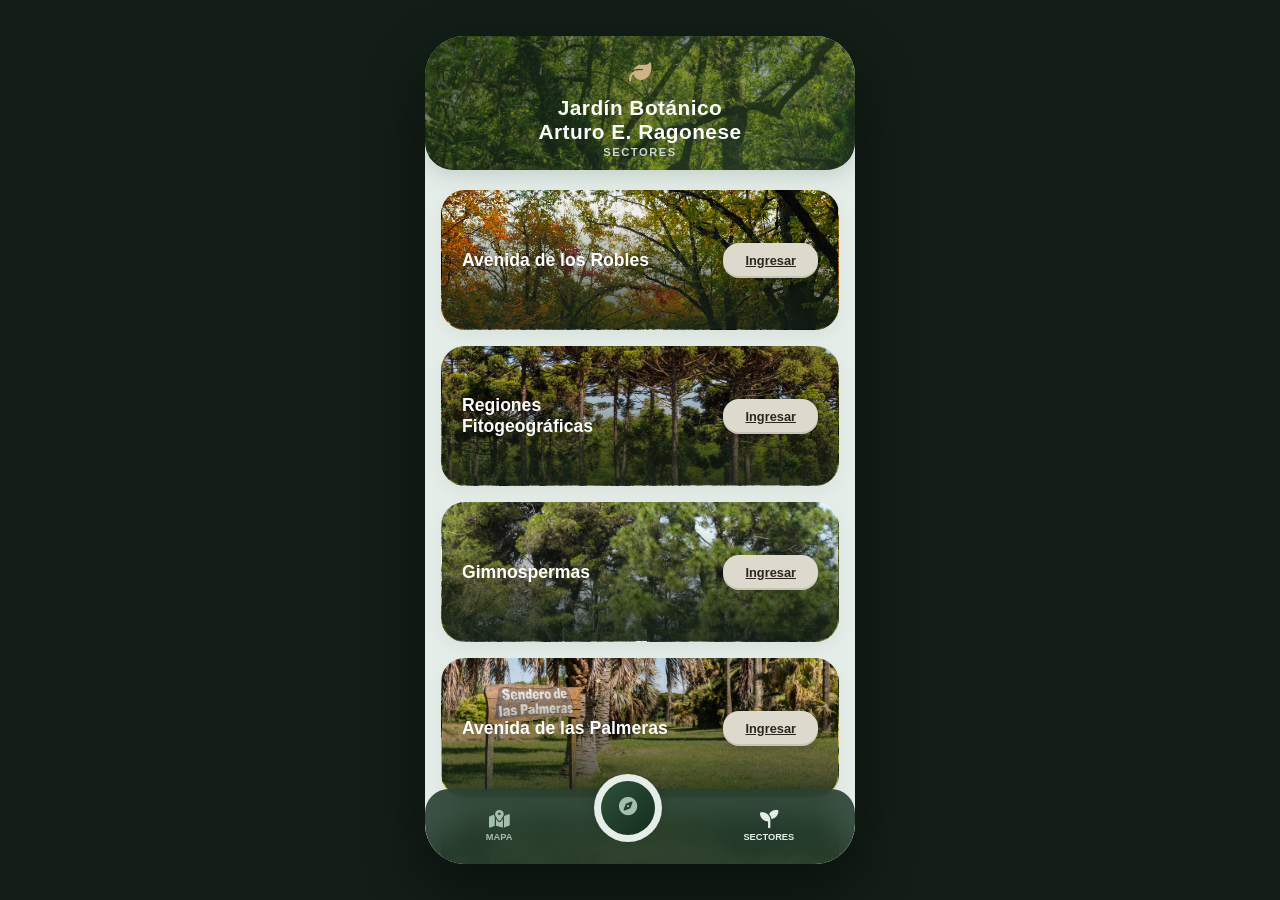
<file: index.html>
<!DOCTYPE html>
<html lang="es">
<head>
    <meta charset="UTF-8">
    <meta name="viewport" content="width=device-width, initial-scale=1.0, user-scalable=no, viewport-fit=cover">
    <title>Jardín Botánico - Sectores</title>
    <link rel="stylesheet" href="https://cdnjs.cloudflare.com/ajax/libs/font-awesome/6.4.0/css/all.min.css">
    <link rel="stylesheet" href="styles.css">
</head>

        <body>
            <div class="app-container">
            <div class="app-header">
            <div class="logo-icon"><i class="fa-solid fa-leaf"></i></div>
                <h1>Jardín Botánico</h1>
                <h1>Arturo E. Ragonese</h1>
                <h2>Sectores</h2>
            </div>

        <div class="sectors-scroll-area" id="scrollContainer">
            <div class="sectors-vertical-list">
                <div class="sector-card" style="background-image: url('sectores_generales/Robles.jpg');">
                    <div class="card-overlay">
                        <h3>Avenida de los Robles</h3>
                        <a href="robles.html" class="btn-ingresar">Ingresar</a>
                    </div>
                </div>

                <div class="sector-card" style="background-image: url('sectores_generales/fitogeograficas.jpg');">
                    <div class="card-overlay">
                        <h3>Regiones Fitogeográficas</h3>
                        <a href="fitogeograficas.html" class="btn-ingresar">Ingresar</a>
                    </div>
                </div>

                <div class="sector-card" style="background-image: url('sectores_generales/gimnospermas.JPG');">
                    <div class="card-overlay">
                        <h3>Gimnospermas</h3>
                        <a href="gimnospermas.html" class="btn-ingresar">Ingresar</a>
                    </div>
                </div>

                <div class="sector-card" style="background-image: url('sectores_generales/palmeras.jpg');">
                    <div class="card-overlay">
                        <h3>Avenida de las Palmeras</h3>
                        <a href="palmeras.html" class="btn-ingresar">Ingresar</a>
                    </div>
                </div>

                <div class="sector-card" style="background-image: url('sectores_generales/gramineas.JPG');">
                    <div class="card-overlay">
                        <h3>Jardín de Gramíneas</h3>
                        <a href="jardin.html" class="btn-ingresar">Ingresar</a>
                    </div>
                </div>

                <div class="sector-card" style="background-image: url('sectores_generales/Estanque.jpg');">
                    <div class="card-overlay">
                        <h3>Estanque</h3>
                        <a href="estanque.html" class="btn-ingresar">Ingresar</a>
                    </div>
                </div>

                <div class="sector-card" style="background-image: url('sectores_generales/cactus.jpg');">
                    <div class="card-overlay">
                        <h3>Cactus, Crasas y Orquídeas</h3>
                        <a href="cactario.html" class="btn-ingresar">Ingresar</a>
                    </div>
                </div>

                <div class="sector-card" style="background-image: url('sectores_generales/visitantes.jpg');">
                    <div class="card-overlay">
                        <h3>Alrededores Centro de Visitantes</h3>
                        <a href="visitantes.html" class="btn-ingresar">Ingresar</a>
                    </div>
                </div>

                <div class="sector-card" style="background-image: url('sectores_generales/mariposas.jpg');">
                    <div class="card-overlay">
                        <h3>Sendero de Plantas que Atraen Mariposas</h3>
                        <a href="mariposas.html" class="btn-ingresar">Ingresar</a>
                    </div>
                </div>

                <div class="sector-card" style="background-image: url('sectores_generales/bambues.jpeg');">
                    <div class="card-overlay">
                        <h3>Bambúes</h3>
                        <a href="bambues.html" class="btn-ingresar">Ingresar</a>
                    </div>
                </div>

                <div class="sector-card" style="background-image: url('sectores_generales/Rodofialas.jpg');">
                    <div class="card-overlay">
                        <h3>Rodofialas</h3>
                        <a href="rodofialas.html" class="btn-ingresar">Ingresar</a>
                    </div>
                </div>

            </div>
        </div>

        <nav class="bottom-nav">
            <div class="nav-blur-bg"></div>
            <div class="nav-content">
                <a href="mapa.html" class="nav-item">
                    <i class="fa-solid fa-map-location-dot"></i>
                    <span>MAPA</span>
                </a>
            
            <div class="center-compass">
            <div class="compass-inner">
                <a href="https://maps.app.goo.gl/RQd1mriN7XWTD4Qx9" class="nav-item">
                    <i class="fa-solid fa-compass"></i>
                </a>
            </div>
            </div>
                
                <a href="index.html" class="nav-item active">
                    <i class="fa-solid fa-seedling"></i>
                    <span>SECTORES</span>
                </a>
            </div>
        </nav>
    </div>

    <script>
        (function() {
            const savedScroll = sessionStorage.getItem('botanicoScrollPos');
            
            // Restauramos el scroll lo antes posible apenas el contenedor esté listo
            window.addEventListener('load', () => {
                const scrollContainer = document.getElementById('scrollContainer');
                if (scrollContainer && savedScroll) {
                    scrollContainer.style.scrollBehavior = 'auto'; // Desactiva animaciones para evitar saltos visuales
                    scrollContainer.scrollTop = parseInt(savedScroll, 10);
                }
            });

            // Guardamos la posición exacta al hacer click en cualquier botón "Ingresar"
            document.addEventListener('click', (e) => {
                if (e.target && e.target.classList.contains('btn-ingresar')) {
                    const scrollContainer = document.getElementById('scrollContainer');
                    if (scrollContainer) {
                        sessionStorage.setItem('botanicoScrollPos', scrollContainer.scrollTop);
                    }
                }
            });
        })();
    </script>
</body>
</html>
</file>
<file: styles.css>
/* 1. ESTILOS GENERALES Y RESETS */

* {
    box-sizing: border-box;
    margin: 0;
    padding: 0;
    font-family: -apple-system, BlinkMacSystemFont, 'Segoe UI', Roboto, Helvetica, Arial, sans-serif;
    -webkit-tap-highlight-color: transparent;
}

body {
    background-color: #121e16;
    display: flex;
    justify-content: center;
    align-items: center;
    min-height: 100vh;
}

/* 2. PANTALLA PRINCIPAL: SECTORES */

.phone-container {
    width: 100%;
    max-width: 430px;
    height: 92vh;
    max-height: 900px;
    background-color: #e5ede8;
    border-radius: 40px;
    overflow: hidden;
    position: relative;
    box-shadow: 0 25px 60px rgba(0, 0, 0, 0.45);
    display: flex;
    flex-direction: column;
    isolation: isolate;
}

.app-header {
    background-image: url('sectores_generales/general.jpg');
    background-size: cover;
    background-position: center;
    padding: 35px 16px 12px 16px;
    position: relative;
    text-align: center;
    color: #ffffff;
    border-bottom-left-radius: 28px;
    border-bottom-right-radius: 28px;
    box-shadow: 0 6px 20px rgba(21, 56, 38, 0.15);
    z-index: 10;
    overflow: hidden;
}

.app-header::before {
    content: '';
    position: absolute;
    inset: 0;
    background: linear-gradient(
        135deg,
        rgba(27, 50, 34, 0.55) 0%,
        rgba(48, 87, 59, 0.45) 100%
    );
    border-bottom-left-radius: 28px;
    border-bottom-right-radius: 28px;
    z-index: 1;
}

.logo-icon,
.app-header h1,
.app-header h2 {
    position: relative;
    z-index: 2;
}

.logo-icon {
    font-size: 1.4rem;
    color: #cdb387;
    margin-bottom: 6px;
}

.app-header h1 {
    font-size: 1.6rem;
    font-weight: 700;
    letter-spacing: 0.5px;
}

.app-header h2 {
    font-size: 0.85rem;
    font-weight: 600;
    color: #cbdad0;
    letter-spacing: 2px;
    text-transform: uppercase;
    margin-top: 4px;
}

.sectors-scroll-area {
    flex: 1;
    overflow-y: scroll;
    padding: 20px 16px 100px;
}

.sectors-scroll-area::-webkit-scrollbar {
    display: none;
}

.sectors-vertical-list {
    display: flex;
    flex-direction: column;
    gap: 16px;
}

/* Tarjetas de sectores */

.sector-card {
    position: relative;
    height: 140px;
    border-radius: 24px;
    overflow: hidden;
    background-size: cover;
    background-position: center;
    box-shadow: 0 6px 16px rgba(0, 0, 0, 0.05);
    border: 1px solid rgba(21, 56, 38, 0.04);
}

.card-overlay {
    position: absolute;
    inset: 0;
    background: linear-gradient(
        to top,
        rgba(18, 30, 22, 0.8) 0%,
        rgba(0, 0, 0, 0.05) 80%
    );
    padding: 16px 20px;
    display: flex;
    justify-content: space-between;
    align-items: center;
}

.card-overlay h3 {
    color: #ffffff;
    font-size: 1.1rem;
    font-weight: 600;
    max-width: 60%;
    text-align: left;
    text-shadow: 0 2px 4px rgba(0, 0, 0, 0.2);
}

.btn-ingresar {
    background-color: #ded9cd;
    color: #2a261f;
    border: none;
    padding: 10px 22px;
    border-radius: 16px;
    font-size: 0.8rem;
    font-weight: 700;
    cursor: pointer;
    box-shadow:
        inset 0 -2px 0 rgba(0, 0, 0, 0.1),
        0 4px 10px rgba(0, 0, 0, 0.15);
    transition: transform 0.1s;
    white-space: nowrap;
}

.btn-ingresar:active {
    transform: scale(0.95);
    background-color: #cbd5cc;
}

/* Navegación inferior */

.bottom-nav {
    position: absolute;
    bottom: 0;
    left: 0;
    right: 0;
    height: 75px;
    z-index: 90;
    display: flex;
    justify-content: center;
    align-items: center;
}

.bottom-nav .nav-blur-bg {
    position: absolute;
    inset: 0;
    background: rgba(35, 59, 44, 0.88);
    backdrop-filter: blur(12px);
    border-top-left-radius: 24px;
    border-top-right-radius: 24px;
}

.bottom-nav .nav-content {
    position: relative;
    z-index: 2;
    width: 100%;
    display: flex;
    justify-content: space-around;
    align-items: center;
    padding: 0 20px;
}

.bottom-nav .nav-item {
    display: flex;
    flex-direction: column;
    align-items: center;
    text-decoration: none;
    color: #a4bfae;
    font-size: 1.15rem;
}

.bottom-nav .nav-item span {
    font-size: 0.58rem;
    font-weight: 700;
    margin-top: 2px;
}

.bottom-nav .nav-item.active {
    color: #e5ede8;
}

/* ==========================================================================
   3. PANTALLA DETALLE: AVENIDA DE LOS ROBLES
   ========================================================================== */

.app-container {
    width: 100%;
    max-width: 430px;
    height: 92vh;
    max-height: 900px;
    background-color: #e5ede8;
    border-radius: 40px;
    overflow: hidden;
    position: relative;
    box-shadow: 0 25px 60px rgba(0, 0, 0, 0.45);
    display: flex;
    flex-direction: column;
}

/* Botón de regreso */

.floating-back-btn {
    position: absolute;
    top: 24px;
    left: 24px;
    width: 42px;
    height: 42px;
    background-color: rgba(255, 255, 255, 0.85);
    backdrop-filter: blur(8px);
    border-radius: 50%;
    display: flex;
    justify-content: center;
    align-items: center;
    color: #1e3a27;
    text-decoration: none;
    z-index: 99;
    box-shadow: 0 4px 12px rgba(0, 0, 0, 0.1);
    font-size: 1rem;
}

/* Encabezado */

.hero-banner {
    background-image: url('sectores_generales/general.jpg');
    background-size: cover;
    background-position: center;
    padding: 35px 24px 24px;
    position: relative;
    color: #ffffff;
    border-bottom-left-radius: 28px;
    border-bottom-right-radius: 28px;
}

.hero-banner::before {
    content: '';
    position: absolute;
    inset: 0;
    background: linear-gradient(
        135deg,
        rgba(27, 50, 34, 0.85) 0%,
        rgba(48, 87, 59, 0.7) 100%
    );
    z-index: 1;
}

.meta-tag {
    position: relative;
    z-index: 2;
    font-size: 0.65rem;
    font-weight: 800;
    letter-spacing: 1.5px;
    color: #cbdad0;
    background: rgba(255, 255, 255, 0.15);
    padding: 4px 10px;
    border-radius: 20px;
    display: inline-block;
    margin-bottom: 12px;
}

.main-title {
    position: relative;
    z-index: 2;
    font-size: 1.85rem;
    font-weight: 700;
}

.informacion-name {
    position: relative;
    z-index: 2;
    font-size: 1.0rem;
    color: #d8c29d;
    font-style: italic;
}

.acorn-badge {
    position: absolute;
    right: 24px;
    bottom: -20px;
    width: 50px;
    height: 50px;
    background-color: #cdb387;
    border: 3px solid #e5ede8;
    border-radius: 50%;
    z-index: 3;
    display: flex;
    justify-content: center;
    align-items: center;
    color: #23432d;
    font-size: 1.2rem;
    box-shadow: 0 4px 10px rgba(0, 0, 0, 0.15);
}

/* Contenido */

.app-body {
    flex: 1;
    overflow-y: scroll;
    padding: 32px 0 100px;
    display: flex;
    flex-direction: column;
    gap: 24px;
}

.app-body::-webkit-scrollbar {
    display: none;
}

.card-info {
    background-color: #ffffff;
    border-radius: 24px;
    padding: 20px;
    margin: 0 20px;
    box-shadow: 0 8px 24px rgba(0, 0, 0, 0.02);
}

.card-info h3 {
    font-size: 1.1rem;
    color: #1a3b25;
    margin-bottom: 12px;
}

/* Vista previa del panorama */

.panorama-container {
    position: relative;
    width: 100%;
    height: 180px;
    background-color: #f4f7f5;
    background-image: url('360prueba.jpg');
    background-size: cover;
    background-position: center;
    border-radius: 16px;
    overflow: hidden;
    cursor: pointer;
}

.panorama-container::before {
    content: "";
    position: absolute;
    inset: 0;
    background: linear-gradient(
        180deg,
        rgba(15, 35, 23, 0.05),
        rgba(15, 35, 23, 0.55)
    );
}

.panorama-placeholder {
    width: 100%;
    height: 100%;
    display: flex;
    flex-direction: column;
    justify-content: center;
    align-items: center;
    gap: 8px;
    color: #7a9382;
    font-size: 0.85rem;
    text-align: center;
    padding: 10px;
}

.panorama-placeholder i {
    font-size: 1.8rem;
    color: #cdb387;
}

.panorama-container .panorama-placeholder {
    position: absolute;
    inset: 0;
    z-index: 1;
    min-height: 0;
    background: transparent;
    color: white;
    display: flex;
    flex-direction: column;
    justify-content: center;
    align-items: center;
    gap: 10px;
}

.panorama-container .panorama-placeholder i {
    color: white !important;
    font-size: 2rem;
}

.panorama-container .panorama-placeholder p {
    color: white !important;
    font-size: 0.85rem;
    font-weight: 600;
    text-shadow: 0 2px 5px #000;
}

/* Carrusel */

.carousel-section h3 {
    font-size: 1.1rem;
    color: #1a3b25;
    margin-left: 20px;
    margin-bottom: 0;
    margin-top: 0;
}

.carousel-section h3 span {
    font-size: 0.75rem;
    color: #7a9382;
    font-weight: 400;
}

.species-carousel {
    display: flex;
    gap: 16px;
    overflow-x: auto;
    padding: 4px 20px 16px;
    scroll-snap-type: x mandatory;
    margin: 20px;
    margin-bottom: 5px;
    margin-top: 5px;
}

.species-carousel::-webkit-scrollbar {
    display: none;
}

.species-card {
    min-width: 195px;
    max-width: 195px;
    background-color: #ffffff;
    border-radius: 20px;
    overflow: hidden;
    box-shadow: 0 8px 20px rgba(0, 0, 0, 0.05);
    border: 1px solid rgba(21, 56, 38, 0.04);
    scroll-snap-align: start;
    display: flex;
    flex-direction: column;
}

.card-img {
    width: 100%;
    height: 145px;
    background-size: cover;
    background-position: center;
    overflow: hidden;
    transition: opacity 0.3s ease-in-out;
    opacity: 1;
}

.card-img.blink {
    opacity: 0;
}

.card-detail {
    padding: 13px 11px;
    display: flex;
    flex-direction: column;
    align-items: center;
    text-align: center;
    gap: 5px;
}

.card-detail h4 {
    font-size: 0.95rem;
    line-height: 1.2;
    color: #1a3b25;
    font-weight: 700;
}

.card-detail .sci-name {
    font-size: 0.78rem;
    font-style: italic;
    color: #7a9382;
    line-height: 1.25;
}

.btn-ficha {
    margin-top: 7px;
    font-size: 0.72rem;
    color: #ffffff;
    background-color: #3b5f47;
    text-decoration: none;
    padding: 5px 13px;
    border-radius: 12px;
    font-weight: 600;
}

/* Métricas */

.metrics-grid {
    display: grid;
    grid-template-columns: repeat(3, 1fr);
    gap: 12px;
    margin: 20px;
    margin-top: 0;
    margin-bottom: 0;
}

.metric-box {
    background: #ded9cd;
    border-radius: 18px;
    padding: 16px 6px;
    display: flex;
    flex-direction: column;
    align-items: center;
    box-shadow:
        inset 0 -3px 0 rgba(0, 0, 0, 0.1),
        0 4px 10px rgba(0, 0, 0, 0.04);
    margin: 0;
}

.metric-label {
    font-size: 0.68rem;
    font-weight: 800;
    color: #5d5649;
    margin-bottom: 6px;
}

.metric-icon-wrapper {
    font-size: 1.5rem;
    color: #433d32;
    margin-bottom: 4px;
}

.metric-value {
    font-size: 0.95rem;
    font-weight: 700;
    color: #2a261f;
}

.status-low {
    color: #2d5a27;
}

/* Navegación inferior */

.app-bottom-nav {
    position: absolute;
    bottom: 0;
    left: 0;
    right: 0;
    height: 75px;
    z-index: 90;
    display: flex;
    justify-content: center;
    align-items: center;
}

.app-bottom-nav .nav-blur-bg {
    position: absolute;
    inset: 0;
    background: rgba(35, 59, 44, 0.85);
    backdrop-filter: blur(12px);
    border-top-left-radius: 24px;
    border-top-right-radius: 24px;
}

.app-bottom-nav .nav-content {
    position: relative;
    z-index: 2;
    width: 100%;
    display: flex;
    justify-content: space-around;
    align-items: center;
    padding: 0 20px;
}

.nav-link {
    display: flex;
    flex-direction: column;
    align-items: center;
    text-decoration: none;
    color: #a4bfae;
    font-size: 1.15rem;
}

.nav-link span {
    font-size: 0.58rem;
    font-weight: 700;
    margin-top: 2px;
}

.nav-link.active {
    color: #e5ede8;
}

/* ==========================================================================
   4. ELEMENTOS COMPARTIDOS
   ========================================================================== */

.center-compass {
    width: 68px;
    height: 68px;
    background: #e5ede8;
    border-radius: 50%;
    margin-top: -38px;
    display: flex;
    justify-content: center;
    align-items: center;
    box-shadow: 0 -5px 15px rgba(0, 0, 0, 0.15);
}

.compass-inner {
    width: 54px;
    height: 54px;
    background: linear-gradient(135deg, #2d5138 0%, #152c1e 100%);
    border-radius: 50%;
    display: flex;
    justify-content: center;
    align-items: center;
    color: #cdb387;
    font-size: 1.3rem;
}

/* Icono animado del encabezado */

.logo-icon {
    width: 60px !important;
    height: 60px !important;
    margin-left: auto !important;
    margin-right: auto !important;
    display: flex !important;
    justify-content: center !important;
    align-items: center !important;
    overflow: hidden !important;
    position: relative !important;
    background: transparent !important;
}

.logo-icon > #sakuraCanvas {
    position: absolute !important;
    left: 50% !important;
    top: 50% !important;
    transform: translate(-50%, -50%) !important;
    width: 60px !important;
    height: 60px !important;
    max-width: 60px !important;
    max-height: 60px !important;
    margin: 0 !important;
    padding: 0 !important;
    background: transparent !important;
    border: none !important;
    outline: none !important;
    box-shadow: none !important;
    pointer-events: none !important;
    display: block !important;
}

/* ==========================================================================
   5. VISOR 360° - PANNELLUM
   ========================================================================== */

#visor360 {
    display: none;
    position: fixed;
    inset: 0;
    z-index: 99999;
    background: rgba(9, 20, 13, 0.96);
    justify-content: center;
    align-items: center;
    padding: 16px;
    padding-top: max(16px, env(safe-area-inset-top));
    padding-bottom: max(16px, env(safe-area-inset-bottom));
}

#visor360.abierto {
    display: flex;
}

#visor360 .visor-panel {
    width: 100%;
    max-width: 650px;
    display: flex;
    flex-direction: column;
    gap: 14px;
}

#visor360 .visor-titulo {
    color: #e5ede8;
    font-size: 1rem;
    font-weight: 700;
    text-align: center;
    padding: 8px 45px;
}

#visor360 .visor-titulo i {
    color: #cdb387;
    margin-right: 7px;
}

/* Panorama */

#visor360 .panorama-visor-wrap {
    position: relative;
    width: 100%;
    overflow: hidden;
    border-radius: 12px;
}

#visor360 #panorama {
    position: relative;
    width: 100%;
    height: min(62vh, 560px);
    min-height: 260px;
    max-height: 600px;
    border-radius: 18px;
    overflow: hidden;
    background: #19291e;
    box-shadow: 0 12px 35px rgba(0, 0, 0, 0.35);
    touch-action: pan-y;
}

#visor360 #panorama .pnlm-panorama-info,
#visor360 #panorama .pnlm-scene-name {
    display: none !important;
}

#visor360 .panorama-visor-wrap .pnlm-container {
    z-index: 1;
}

/* Cerrar visor */

#visor360 #cerrar {
    position: absolute;
    top: max(16px, env(safe-area-inset-top));
    right: 16px;
    width: 42px;
    height: 42px;
    border: 1px solid rgba(255, 255, 255, 0.2);
    border-radius: 50%;
    background: rgba(255, 255, 255, 0.12);
    backdrop-filter: blur(4px);
    color: white;
    font-size: 1.2rem;
    display: flex;
    justify-content: center;
    align-items: center;
    cursor: pointer;
    z-index: 100001;
}

/* Flechas de recorrido */

#visor360 .flecha-recorrido {
    position: absolute;
    top: 50%;
    transform: translateY(-50%);
    z-index: 10;
    width: 38px;
    height: 38px;
    display: flex;
    justify-content: center;
    align-items: center;
    border: 1px solid rgba(255, 255, 255, 0.25);
    border-radius: 50%;
    background: rgba(9, 20, 13, 0.65);
    color: #ffffff;
    font-size: 1rem;
    cursor: pointer;
    -webkit-appearance: none;
    appearance: none;
}

#visor360 .flecha-recorrido.izquierda {
    left: 10px;
}

#visor360 .flecha-recorrido.derecha {
    right: 10px;
}

#visor360 .flecha-recorrido:active {
    transform: translateY(-50%) scale(0.94);
}

/* Indicador de panorama */

#visor360 #indicadorPanorama {
    position: absolute;
    bottom: 10px;
    left: 50%;
    transform: translateX(-50%);
    z-index: 10;
    padding: 5px 12px;
    border-radius: 20px;
    background: rgba(9, 20, 13, 0.75);
    color: #ffffff;
    font-size: 0.75rem;
    font-weight: 700;
    line-height: 1.2;
    pointer-events: none;
}

/* ==========================================================================
   6. CONTROLES 360° - ESTILO UNIFICADO
   ========================================================================== */

#visor360 .visor-controles {
    display: flex;
    flex-flow: row nowrap;
    justify-content: center;
    align-items: center;
    gap: 6px;
    width: 100%;
    flex-shrink: 0;
}

/*
   Los cinco botones comparten el mismo estilo.
   Los selectores coinciden con el HTML real:
   .modo-btn y .control-btn son hermanos directos.
*/

#visor360 .visor-controles > .modo-btn,
#visor360 .visor-controles > .control-btn {
    height: 42px;
    min-height: 42px;
    min-width: 0;
    margin: 0;
    display: inline-flex;
    flex: 0 1 auto;
    justify-content: center;
    align-items: center;
    gap: 5px;
    padding: 8px 10px;
    border: 1px solid rgba(229, 237, 232, 0.2);
    border-radius: 12px;
    background: #263f2f;
    color: #e5ede8;
    font-family: inherit;
    font-size: 0.78rem;
    font-weight: 600;
    line-height: 1;
    white-space: nowrap;
    box-shadow: none;
    cursor: pointer;
    -webkit-appearance: none;
    appearance: none;
    transition: background 0.2s, color 0.2s, transform 0.15s;
}

/* Botones que contienen únicamente un icono */

#visor360 .visor-controles > .control-btn {
    width: 42px;
    min-width: 42px;
    max-width: 42px;
    height: 42px;
    min-height: 42px;
    flex: 0 0 42px;
    padding: 0;
    font-size: 0.95rem;
}

/* Centrado de los iconos */

#visor360 .visor-controles > .control-btn i {
    display: block;
    margin: 0;
    padding: 0;
    line-height: 1;
    text-align: center;
}

/* Modo seleccionado */

#visor360 .visor-controles > .modo-btn.activo {
    background: #cdb387;
    border-color: #cdb387;
    color: #263326;
}

/* Hover de todos los controles */

#visor360 .visor-controles > .modo-btn:hover,
#visor360 .visor-controles > .control-btn:hover {
    background-color: #314d39;
}

#visor360 .visor-controles > .modo-btn.activo:hover {
    background-color: #cdb387;
}

/* Efecto al presionar */

#visor360 .visor-controles > .modo-btn:active,
#visor360 .visor-controles > .control-btn:active {
    transform: scale(0.96);
}

/* Foco accesible con teclado */

#visor360 .visor-controles > .modo-btn:focus-visible,
#visor360 .visor-controles > .control-btn:focus-visible {
    outline: 2px solid #cdb387;
    outline-offset: 2px;
}

/* Estado del visor */

#visor360 #estado360 {
    width: 100%;
    max-width: 650px;
    min-height: 20px;
    margin-top: 0;
    padding: 0 8px;
    color: #cbdad0;
    font-size: 0.78rem;
    line-height: 1.5;
    text-align: center;
}

/* ==========================================================================
   7. ADAPTACIÓN A CELULARES PEQUEÑOS
   ========================================================================== */

@media (max-width: 380px) {
    #visor360 {
        padding-left: 10px;
        padding-right: 10px;
    }

    #visor360 #panorama {
        height: 55vh;
        min-height: 230px;
    }

    #visor360 .visor-controles {
        gap: 4px;
    }

    #visor360 .visor-controles > .modo-btn {
        padding: 7px 5px;
        gap: 4px;
        font-size: 0.68rem;
    }

    #visor360 .visor-controles > .control-btn {
        width: 36px;
        min-width: 36px;
        max-width: 36px;
        flex-basis: 36px;
    }
}

@media (max-width: 350px) {
    #visor360 .visor-controles {
        gap: 3px;
    }

    #visor360 .visor-controles > .modo-btn {
        padding: 6px 3px;
        gap: 3px;
        font-size: 0.62rem;
    }

    #visor360 .visor-controles > .control-btn {
        width: 33px;
        min-width: 33px;
        max-width: 33px;
        flex-basis: 33px;
    }
}

/* ==========================================================================
   8. VISOR 360° - PANTALLA COMPLETA
   ========================================================================== */

/* Pantalla completa nativa */

#visor360:fullscreen,
#visor360:-webkit-full-screen {
    position: fixed;
    inset: 0;
    width: 100%;
    height: 100%;
    max-width: none;
    max-height: none;
    padding:
        max(12px, env(safe-area-inset-top))
        12px
        max(12px, env(safe-area-inset-bottom));
    border-radius: 0;
    background: #09140d;
    overflow: auto;
}

#visor360:fullscreen .visor-panel,
#visor360:-webkit-full-screen .visor-panel {
    width: 100%;
    max-width: none;
    height: 100%;
    max-height: none;
    justify-content: center;
    gap: 12px;
}

#visor360:fullscreen .panorama-visor-wrap,
#visor360:-webkit-full-screen .panorama-visor-wrap {
    width: 100%;
    flex: 1;
    min-height: 0;
    position: relative;
}

#visor360:fullscreen .panorama-visor-wrap #panorama,
#visor360:-webkit-full-screen .panorama-visor-wrap #panorama {
    width: 100%;
    height: 100%;
    min-height: 0;
    max-height: none;
    flex: 1;
    border-radius: 12px;
}

#visor360:fullscreen #cerrar,
#visor360:-webkit-full-screen #cerrar {
    position: fixed;
    top: max(12px, env(safe-area-inset-top));
    right: 12px;
}

/* Pantalla completa simulada para dispositivos incompatibles */

#visor360.modo-pantalla-completa {
    position: fixed;
    inset: 0;
    width: 100vw;
    height: 100vh;
    height: 100dvh;
    max-width: none;
    max-height: none;
    padding:
        max(12px, env(safe-area-inset-top))
        12px
        max(12px, env(safe-area-inset-bottom));
    border-radius: 0;
    overflow: auto;
}

#visor360.modo-pantalla-completa .visor-panel {
    width: 100%;
    max-width: none;
    height: 100%;
    min-height: 0;
    justify-content: center;
}

#visor360.modo-pantalla-completa .panorama-visor-wrap {
    width: 100%;
    flex: 1;
    min-height: 0;
    position: relative;
}

#visor360.modo-pantalla-completa .panorama-visor-wrap #panorama {
    width: 100%;
    height: 100%;
    min-height: 0;
    max-height: none;
    flex: 1;
}

#visor360.modo-pantalla-completa .visor-titulo {
    padding-right: 48px;
}

/* Mantener controles y estado visibles */

#visor360:fullscreen .visor-controles,
#visor360:-webkit-full-screen .visor-controles,
#visor360.modo-pantalla-completa .visor-controles,
#visor360:fullscreen #estado360,
#visor360:-webkit-full-screen #estado360,
#visor360.modo-pantalla-completa #estado360,
#visor360:fullscreen .visor-titulo,
#visor360:-webkit-full-screen .visor-titulo,
#visor360.modo-pantalla-completa .visor-titulo {
    position: relative;
    z-index: 20;
    flex-shrink: 0;
}

/* Orientación horizontal */

@media (orientation: landscape) {
    #visor360:fullscreen .visor-panel,
    #visor360:-webkit-full-screen .visor-panel,
    #visor360.modo-pantalla-completa .visor-panel {
        max-width: none;
        height: 100%;
        min-height: 0;
    }

    #visor360:fullscreen .panorama-visor-wrap,
    #visor360:-webkit-full-screen .panorama-visor-wrap,
    #visor360.modo-pantalla-completa .panorama-visor-wrap {
        flex: 1;
        min-height: 0;
    }
}

/* En modo movimiento, controlar con el sensor */

#visor360.modo-movimiento #panorama {
    pointer-events: none;
}

/* ==========================================================================
   9. AJUSTES FINALES DEL CONTENEDOR
   ========================================================================== */

.phone-container {
    border-radius: 40px;
    overflow: hidden;
    isolation: isolate;
    background-color: #e5ede8;
}

.app-header {
    position: relative;
    overflow: hidden;
    border-bottom-left-radius: 28px;
    border-bottom-right-radius: 28px;
}

/* ==========================================================================
   10. COMPATIBILIDAD DE FLECHAS Y PANORAMA
   ========================================================================== */

/* Contenedor del panorama */

.panorama-visor-wrap {
    position: relative;
    width: 100%;
    overflow: hidden;
    border-radius: 12px;
}

/* Estilos base del panorama */

#panorama {
    width: 100%;
    height: 55vh;
    min-height: 280px;
    max-height: 600px;
    position: relative;
    overflow: hidden;
    background: #dfe6df;
}

/* Flechas dentro de la imagen */

.flecha-recorrido {
    position: absolute;
    top: 50%;
    z-index: 10000;
    transform: translateY(-50%);
    display: flex;
    justify-content: center;
    align-items: center;
    width: 36px;
    height: 36px;
    padding: 0;
    border: none;
    border-radius: 50%;
    background: rgba(255, 255, 255, 0.85);
    color: #244b35;
    font-size: 16px;
    cursor: pointer;
    box-shadow: 0 2px 8px rgba(0, 0, 0, 0.22);
    -webkit-tap-highlight-color: transparent;
}

.flecha-recorrido:active {
    background: #ffffff;
    transform: translateY(-50%) scale(0.94);
}

.flecha-recorrido.izquierda {
    left: 10px;
}

.flecha-recorrido.derecha {
    right: 10px;
}

/* Indicador de panorama */

#indicadorPanorama {
    position: absolute;
    z-index: 10000;
    bottom: 9px;
    left: 50%;
    transform: translateX(-50%);
    padding: 3px 7px;
    border-radius: 10px;
    background: rgba(0, 0, 0, 0.55);
    color: #fff;
    font-size: 10px;
    line-height: 1.2;
    pointer-events: none;
}

/* Mantener las flechas sobre Pannellum */

.panorama-visor-wrap .pnlm-container {
    z-index: 1;
}

/* Ajustes de flechas para celulares */

@media (max-width: 380px) {
    #panorama {
        height: 48vh;
        min-height: 250px;
    }

    .flecha-recorrido {
        width: 32px;
        height: 32px;
        font-size: 14px;
    }

    .flecha-recorrido.izquierda {
        left: 7px;
    }

    .flecha-recorrido.derecha {
        right: 7px;
    }
}

/* Achicar el encabezado del index */
.app-header {
    padding: 15px 16px 12px 16px;
}

/* Achicar el espacio del logo animado */
.logo-icon {
    width: 42px !important;
    height: 42px !important;
    margin-bottom: 3px !important;
}

/* Achicar el canvas del logo */
.logo-icon > #sakuraCanvas {
    width: 42px !important;
    height: 42px !important;
    max-width: 42px !important;
    max-height: 42px !important;
}

/* Achicar el título JB */
.app-header h1 {
    font-size: 1.3rem;
}

/* Achicar el subtítulo SECTORES */
.app-header h2 {
    font-size: 0.7rem;
    letter-spacing: 1.5px;
    margin-top: 2px;
}

/* ==========================================
   AJUSTE DE PANTALLA COMPLETA PARA CELULARES
   ENCABEZADO Y NAVEGACIÓN SIEMPRE FIJOS
========================================== */

@media (max-width: 600px) {

    /* La página ocupa toda la pantalla */
    html,
    body {
        width: 100%;
        height: 100%;
        min-height: 100%;
        margin: 0;
        padding: 0;
        overflow: hidden;
    }

    body {
        display: block;
        background-color: #e5ede8;
    }

    /* El contenedor ya no deja márgenes negros */
    .app-container {
        width: 100%;
        max-width: none;
        height: 100vh;
        height: 100dvh;
        min-height: 0;
        max-height: none;
        margin: 0;
        border-radius: 0;
        box-shadow: none;
        overflow: hidden;
        position: relative;
        display: flex;
        flex-direction: column;
    }

    /* Encabezado superior fijo */
    .hero-banner {
        flex: 0 0 auto;
        position: relative;
        z-index: 10;
        padding-top: calc(35px + env(safe-area-inset-top));
    }

    /* Botón de regreso */
    .floating-back-btn {
        top: calc(24px + env(safe-area-inset-top));
    }

    /* Solamente esta sección se desplaza */
    .app-body {
        flex: 1 1 auto;
        min-height: 0;
        overflow-y: auto;
        overflow-x: hidden;
        overscroll-behavior-y: contain;
        -webkit-overflow-scrolling: touch;
        padding-bottom: calc(100px + env(safe-area-inset-bottom));
    }

    /* Barra inferior siempre fija */
    .bottom-nav {
        position: absolute;
        left: 0;
        right: 0;
        bottom: 0;
        width: 100%;
        height: calc(75px + env(safe-area-inset-bottom));
        padding-bottom: env(safe-area-inset-bottom);
        z-index: 90;
        flex-shrink: 0;
    }

    /* Mantener los elementos centrados */
    .bottom-nav .nav-content {
        height: 75px;
        padding-left: 20px;
        padding-right: 20px;
    }

}
/* VISOR AMPLIADO DE FOTOGRAFÍAS */

#visorEspecie {
    position: fixed;
    inset: 0;
    z-index: 999999;
    background: rgba(0, 0, 0, 0.96);
    display: none;
    align-items: center;
    justify-content: center;
    padding: 20px;
    box-sizing: border-box;
}

#visorEspecie.abierto {
    display: flex;
}

#imagenAmpliada {
    max-width: 100%;
    max-height: 85vh;
    width: auto;
    height: auto;
    object-fit: contain;
    border-radius: 8px;
}

#cerrarEspecie {
    position: absolute;
    top: calc(20px + env(safe-area-inset-top));
    right: 20px;
    width: 46px;
    height: 46px;
    border: none;
    border-radius: 50%;
    background: rgba(255,255,255,0.2);
    color: white;
    font-size: 25px;
    cursor: pointer;
    z-index: 1000000;
}
</file>
